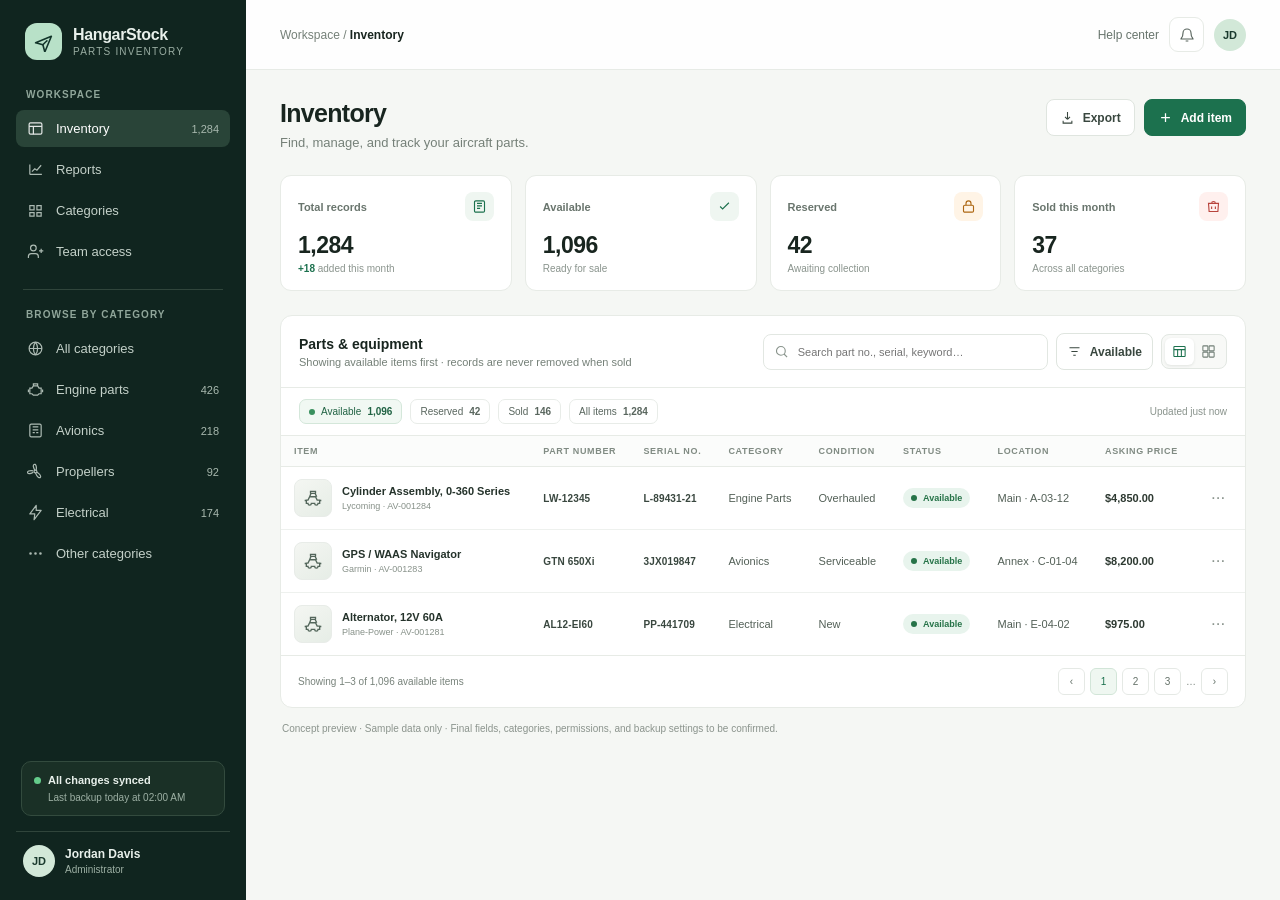
<file: aviation-inventory-mockup.html>
<!doctype html>
<html lang="en">
<head>
  <meta charset="utf-8">
  <meta name="viewport" content="width=device-width, initial-scale=1">
  <meta name="theme-color" content="#10251f">
  <title>HangarStock — Inventory concept</title>
  <style>
    :root {
      color-scheme: light;
      --ink: #18251f;
      --muted: #758078;
      --line: #e7ebe6;
      --canvas: #f5f7f4;
      --white: #fff;
      --green: #1c714e;
      --green-dark: #10251f;
      --green-soft: #e8f4ed;
      --orange: #ad6713;
      --orange-soft: #fff2df;
      --red: #b8443d;
      --red-soft: #fdecea;
      font-family: -apple-system, BlinkMacSystemFont, "Segoe UI", sans-serif;
    }
    * { box-sizing: border-box; }
    body { margin: 0; color: var(--ink); background: var(--canvas); }
    button, input, select, textarea { font: inherit; }
    button { cursor: pointer; }
    .app { min-height: 100vh; display: grid; grid-template-columns: 246px minmax(0, 1fr); }
    aside {
      position: sticky; top: 0; height: 100vh; padding: 23px 16px;
      display: flex; flex-direction: column; background: var(--green-dark); color: #e8f0eb;
    }
    .brand { display: flex; align-items: center; gap: 11px; padding: 0 9px 29px; }
    .brand-mark {
      width: 37px; height: 37px; display: grid; place-items: center; border-radius: 12px;
      color: #12352a; background: #b8e1c8;
    }
    .brand-name { font-size: 16px; font-weight: 750; letter-spacing: -.35px; }
    .brand-caption { margin-top: 2px; color: #9aaea3; font-size: 10px; letter-spacing: 1.2px; text-transform: uppercase; }
    .workspace-label { padding: 0 10px 10px; color: #90a69a; font-size: 10px; font-weight: 700; letter-spacing: 1.1px; text-transform: uppercase; }
    .nav { display: grid; gap: 4px; }
    .nav button {
      display: flex; align-items: center; gap: 12px; width: 100%; padding: 10px 11px;
      border: 0; border-radius: 8px; text-align: left; color: #c4d1c9; background: transparent; font-size: 13px;
    }
    .nav button:hover, .nav button.active { color: #fff; background: #294438; }
    .nav svg { width: 17px; height: 17px; opacity: .87; }
    .nav .count { margin-left: auto; color: #a9b9af; font-size: 11px; }
    .side-rule { height: 1px; margin: 19px 7px; background: #30453b; }
    .side-bottom { margin-top: auto; }
    .sync-card { margin: 0 5px 15px; padding: 12px; border: 1px solid #334b3e; border-radius: 10px; background: #1a3026; }
    .sync-title { display: flex; align-items: center; gap: 7px; font-size: 11px; font-weight: 650; }
    .sync-dot { width: 7px; height: 7px; border-radius: 50%; background: #64cc8b; }
    .sync-note { margin: 6px 0 0 14px; color: #9db0a4; font-size: 10px; }
    .profile { display: flex; align-items: center; gap: 10px; padding: 13px 7px 0; border-top: 1px solid #30453b; }
    .avatar { width: 32px; height: 32px; display: grid; place-items: center; border-radius: 50%; color: #19392d; background: #d2e8d8; font-size: 11px; font-weight: 750; }
    .profile-name { font-size: 12px; font-weight: 650; }
    .profile-role { margin-top: 3px; color: #9db0a4; font-size: 10px; }
    main { min-width: 0; }
    .topbar {
      height: 70px; display: flex; align-items: center; justify-content: space-between; gap: 18px;
      padding: 0 34px; border-bottom: 1px solid var(--line); background: rgba(255,255,255,.88);
    }
    .crumb { color: var(--muted); font-size: 12px; }
    .crumb strong { color: var(--ink); font-weight: 650; }
    .top-actions { display: flex; align-items: center; gap: 10px; }
    .icon-button { width: 35px; height: 35px; display: grid; place-items: center; border: 1px solid var(--line); border-radius: 9px; color: #58645d; background: white; }
    .icon-button svg { width: 16px; height: 16px; }
    .help-link { color: #68756d; text-decoration: none; font-size: 12px; }
    .content { max-width: 1440px; margin: 0 auto; padding: 29px 34px 45px; }
    .heading { display: flex; align-items: flex-start; justify-content: space-between; gap: 18px; }
    h1 { margin: 0; font-size: 25px; letter-spacing: -.7px; }
    .subtitle { margin: 7px 0 0; color: var(--muted); font-size: 13px; }
    .heading-actions { display: flex; gap: 9px; }
    .button {
      min-height: 37px; display: inline-flex; align-items: center; justify-content: center; gap: 8px;
      padding: 0 13px; border: 1px solid #dfe5df; border-radius: 8px; color: #39473f; background: white;
      font-size: 12px; font-weight: 650;
    }
    .button:hover { background: #f8faf8; }
    .button.primary { border-color: var(--green); color: white; background: var(--green); }
    .button.primary:hover { background: #175d40; }
    .button svg { width: 15px; height: 15px; }
    .metrics { display: grid; grid-template-columns: repeat(4, minmax(0, 1fr)); gap: 13px; margin: 25px 0 24px; }
    .metric { padding: 16px 17px; border: 1px solid var(--line); border-radius: 11px; background: white; }
    .metric-top { display: flex; align-items: center; justify-content: space-between; color: #69756d; font-size: 11px; font-weight: 600; }
    .metric-icon { width: 29px; height: 29px; display: grid; place-items: center; border-radius: 8px; color: var(--green); background: #eff6f1; }
    .metric-icon svg { width: 15px; height: 15px; }
    .metric-value { margin-top: 11px; font-size: 23px; font-weight: 730; letter-spacing: -.5px; }
    .metric-foot { margin-top: 4px; color: #8a948d; font-size: 10px; }
    .metric-foot em { color: var(--green); font-style: normal; font-weight: 650; }
    .inventory { overflow: hidden; border: 1px solid var(--line); border-radius: 12px; background: white; }
    .inventory-head { display: flex; align-items: center; justify-content: space-between; gap: 15px; padding: 17px 18px; border-bottom: 1px solid var(--line); }
    .inventory-title { font-size: 14px; font-weight: 700; }
    .inventory-subtitle { margin-top: 4px; color: var(--muted); font-size: 11px; }
    .inventory-tools { display: flex; align-items: center; gap: 8px; }
    .search { position: relative; width: min(285px, 30vw); }
    .search svg { position: absolute; top: 10px; left: 11px; width: 15px; height: 15px; color: #89948c; }
    .search input { width: 100%; height: 36px; padding: 0 11px 0 34px; border: 1px solid #e2e7e2; border-radius: 8px; outline: 0; color: var(--ink); font-size: 11px; }
    .search input:focus, .field input:focus, .field select:focus, .field textarea:focus { border-color: #8bb79b; box-shadow: 0 0 0 3px #e8f4ed; }
    .filter-button { height: 36px; padding: 0 10px; }
    .view-switch { display: flex; padding: 3px; border: 1px solid #e2e7e2; border-radius: 8px; background: #f8f9f7; }
    .view-switch button { width: 29px; height: 27px; display: grid; place-items: center; border: 0; border-radius: 6px; color: #738078; background: transparent; }
    .view-switch button.selected { color: var(--green); background: white; box-shadow: 0 1px 3px #14231c1a; }
    .view-switch svg { width: 15px; height: 15px; }
    .filters { display: flex; align-items: center; gap: 8px; padding: 11px 18px; border-bottom: 1px solid var(--line); }
    .filter-chip { display: inline-flex; align-items: center; gap: 6px; padding: 6px 9px; border: 1px solid #e8ece8; border-radius: 7px; color: #59665e; background: white; font-size: 10px; }
    .filter-chip.current { border-color: #d4e7da; color: #216344; background: #f1f8f3; }
    .filter-chip .tiny-dot { width: 6px; height: 6px; border-radius: 50%; background: #39905e; }
    .filter-caption { margin-left: auto; color: #89938c; font-size: 10px; }
    .table-wrap { overflow-x: auto; }
    table { width: 100%; border-collapse: collapse; text-align: left; white-space: nowrap; }
    thead { background: #fbfcfb; }
    th { padding: 10px 13px; border-bottom: 1px solid var(--line); color: #808b83; font-size: 9px; font-weight: 700; letter-spacing: .65px; text-transform: uppercase; }
    td { padding: 12px 13px; border-bottom: 1px solid #eef1ee; color: #536057; font-size: 11px; }
    tbody tr { transition: background .12s; cursor: pointer; }
    tbody tr:hover { background: #f9fbf9; }
    tbody tr:last-child td { border-bottom: 0; }
    .item-cell { display: flex; align-items: center; gap: 10px; min-width: 220px; }
    .item-thumb { width: 38px; height: 38px; flex: none; display: grid; place-items: center; border: 1px solid #e8ece8; border-radius: 8px; color: #53665b; background: linear-gradient(145deg,#f4f6f2,#e6ede6); }
    .item-thumb svg { width: 20px; height: 20px; }
    .item-name { color: #25332b; font-size: 11px; font-weight: 680; }
    .item-sub { margin-top: 4px; color: #879189; font-size: 9px; }
    .code { color: #39473f; font-size: 10px; font-weight: 650; letter-spacing: .15px; }
    .subcode { margin-top: 4px; color: #909992; font-size: 9px; }
    .status { display: inline-flex; align-items: center; gap: 6px; padding: 5px 8px; border-radius: 20px; font-size: 9px; font-weight: 700; }
    .status::before { width: 6px; height: 6px; border-radius: 50%; content: ""; background: currentColor; }
    .status.available { color: #267348; background: var(--green-soft); }
    .status.reserved { color: var(--orange); background: var(--orange-soft); }
    .status.sold { color: var(--red); background: var(--red-soft); }
    .price { color: #2d3931; font-weight: 650; }
    .row-menu { border: 0; color: #8b958e; background: transparent; font-size: 17px; }
    .table-footer { display: flex; align-items: center; justify-content: space-between; padding: 12px 17px; border-top: 1px solid var(--line); color: #78837b; font-size: 10px; }
    .pagination { display: flex; align-items: center; gap: 5px; }
    .page-btn { min-width: 27px; height: 27px; border: 1px solid #e5e9e5; border-radius: 6px; color: #647168; background: white; font-size: 10px; }
    .page-btn.current { border-color: #d2e5d8; color: var(--green); background: #eff7f1; }
    .gallery { display: none; grid-template-columns: repeat(3,minmax(0,1fr)); gap: 12px; padding: 16px; }
    .gallery-card { overflow: hidden; border: 1px solid var(--line); border-radius: 10px; cursor: pointer; }
    .gallery-art { height: 125px; display: grid; place-items: center; color: #75877a; background: linear-gradient(135deg,#eef2ec,#e1e9e1); }
    .gallery-art svg { width: 48px; height: 48px; }
    .gallery-info { padding: 11px; }
    .gallery-info .item-name { font-size: 12px; }
    .gallery-info .status { margin-top: 9px; }
    .empty { display: none; padding: 38px; color: #7c887f; text-align: center; font-size: 12px; }
    .footnote { margin: 15px 2px 0; color: #8b948d; font-size: 10px; }
    .modal-backdrop { position: fixed; inset: 0; z-index: 5; display: none; align-items: center; justify-content: center; padding: 18px; background: #10251f66; }
    .modal-backdrop.open { display: flex; }
    .modal { width: min(650px,100%); max-height: 92vh; overflow: auto; border-radius: 13px; background: white; box-shadow: 0 20px 60px #10251f30; }
    .modal-head { display: flex; justify-content: space-between; align-items: flex-start; padding: 20px 22px 16px; border-bottom: 1px solid var(--line); }
    .modal-head h2 { margin: 0; font-size: 17px; }
    .modal-head p { margin: 5px 0 0; color: var(--muted); font-size: 11px; }
    .close { width: 30px; height: 30px; border: 0; border-radius: 7px; color: #657168; background: #f3f5f3; font-size: 19px; line-height: 1; }
    .form-grid { display: grid; grid-template-columns: repeat(2,minmax(0,1fr)); gap: 14px; padding: 19px 22px; }
    .field { display: grid; gap: 6px; min-width: 0; }
    .field.full { grid-column: 1/-1; }
    .field label { color: #4b594f; font-size: 10px; font-weight: 650; }
    .field input, .field select, .field textarea { width: 100%; min-width: 0; height: 36px; padding: 0 10px; border: 1px solid #e1e7e1; border-radius: 7px; outline: 0; color: #344239; background: white; font-size: 11px; }
    .field textarea { height: 68px; padding-top: 9px; resize: vertical; }
    .upload { display: flex; align-items: center; justify-content: center; min-height: 65px; border: 1px dashed #cdd8cf; border-radius: 8px; color: #68766c; background: #fbfcfb; font-size: 10px; }
    .modal-foot { display: flex; justify-content: flex-end; gap: 8px; padding: 13px 22px; border-top: 1px solid var(--line); }
    .detail-content { padding: 20px 22px; }
    .detail-banner { display: flex; align-items: center; gap: 13px; padding-bottom: 18px; border-bottom: 1px solid var(--line); }
    .detail-banner .item-thumb { width: 58px; height: 58px; }
    .detail-grid { display: grid; grid-template-columns: repeat(2,minmax(0,1fr)); gap: 17px 22px; padding-top: 18px; }
    .detail-field span { display: block; margin-bottom: 5px; color: #879189; font-size: 9px; text-transform: uppercase; letter-spacing: .5px; }
    .detail-field strong { color: #334138; font-size: 11px; font-weight: 620; }
    .toast { position: fixed; right: 22px; bottom: 22px; z-index: 8; display: none; padding: 12px 16px; border-radius: 9px; color: white; background: #183a2c; box-shadow: 0 8px 25px #10251f2e; font-size: 12px; }
    .toast.show { display: block; animation: fade-in .2s ease-out; }
    @keyframes fade-in { from { opacity: 0; transform: translateY(5px); } to { opacity: 1; transform: none; } }
    @media (max-width: 1000px) {
      .app { grid-template-columns: 205px minmax(0,1fr); }
      .topbar { padding: 0 22px; }
      .content { padding: 24px 22px 35px; }
      .metrics { grid-template-columns: repeat(2,minmax(0,1fr)); }
      .gallery { grid-template-columns: repeat(2,minmax(0,1fr)); }
    }
    @media (max-width: 720px) {
      .app { display: block; }
      aside { position: static; width: 100%; height: auto; padding: 10px 13px; }
      .brand { padding: 0 3px; }
      .brand-mark { width: 32px; height: 32px; }
      .workspace-label, .side-rule, .side-bottom { display: none; }
      .nav { display: flex; overflow-x: auto; gap: 5px; padding-top: 10px; }
      .nav button { width: auto; flex: none; padding: 8px 10px; font-size: 11px; }
      .nav button:not(.active) { background: #1a3026; }
      .nav svg { width: 14px; height: 14px; }
      .nav .count { display: none; }
      .topbar { height: 50px; padding: 0 15px; }
      .content { padding: 22px 14px 30px; }
      .heading { align-items: flex-start; }
      h1 { font-size: 22px; }
      .heading-actions .button:not(.primary) { display: none; }
      .button { min-height: 35px; padding: 0 10px; }
      .metrics { gap: 8px; margin: 18px 0; }
      .metric { padding: 12px; }
      .metric-value { font-size: 20px; }
      .inventory-head { align-items: flex-start; flex-direction: column; padding: 14px; }
      .inventory-tools { width: 100%; }
      .search { width: auto; flex: 1; }
      .filter-button { padding: 0 8px; }
      .filters { overflow-x: auto; padding: 10px 14px; }
      .filter-caption { display: none; }
      .table-wrap { display: block; }
      table { min-width: 770px; }
      .table-footer { padding: 11px 12px; }
      .gallery { padding: 10px; gap: 8px; }
      .gallery-art { height: 95px; }
    }
    @media (max-width: 420px) {
      .help-link { display: none; }
      .metrics { grid-template-columns: repeat(2,minmax(0,1fr)); }
      .metric-top { font-size: 10px; }
      .metric-icon { width: 25px; height: 25px; }
      .gallery { grid-template-columns: 1fr 1fr; }
      .form-grid, .detail-grid { grid-template-columns: 1fr; }
      .field.full { grid-column: auto; }
    }
  </style>
</head>
<body>
  <div class="app">
    <aside>
      <div class="brand">
        <div class="brand-mark" aria-hidden="true">
          <svg viewBox="0 0 24 24" fill="none" stroke="currentColor" stroke-width="1.8" width="21" height="21"><path d="M3 13.5 21 6l-7.5 18-2.2-8.3L3 13.5Z" stroke-linejoin="round"/><path d="m11.3 15.7 4.6-4.6" stroke-linecap="round"/></svg>
        </div>
        <div><div class="brand-name">HangarStock</div><div class="brand-caption">Parts inventory</div></div>
      </div>
      <div class="workspace-label">Workspace</div>
      <nav class="nav" aria-label="Main navigation">
        <button class="active" type="button"><svg viewBox="0 0 24 24" fill="none" stroke="currentColor" stroke-width="1.7"><rect x="3" y="4" width="18" height="16" rx="2"/><path d="M3 9h18M9 9v11"/></svg>Inventory <span class="count">1,284</span></button>
        <button type="button" data-notice="Reports are part of the proposed system."><svg viewBox="0 0 24 24" fill="none" stroke="currentColor" stroke-width="1.7"><path d="M4 19V5m0 14h17"/><path d="m7 15 4-4 3 2 6-7"/></svg>Reports</button>
        <button type="button" data-notice="The category manager is an example of the planned admin tools."><svg viewBox="0 0 24 24" fill="none" stroke="currentColor" stroke-width="1.7"><path d="M4 5h6v6H4zM14 5h6v6h-6zM4 15h6v5H4zM14 15h6v5h-6z"/></svg>Categories</button>
        <button type="button" data-notice="Team access settings are represented in this concept."><svg viewBox="0 0 24 24" fill="none" stroke="currentColor" stroke-width="1.7"><path d="M16 21v-2a4 4 0 0 0-4-4H6a4 4 0 0 0-4 4v2M9 11a4 4 0 1 0 0-8 4 4 0 0 0 0 8ZM20 8v6m3-3h-6"/></svg>Team access</button>
      </nav>
      <div class="side-rule"></div>
      <div class="workspace-label">Browse by category</div>
      <nav class="nav" aria-label="Inventory categories">
        <button type="button" data-category="All"><svg viewBox="0 0 24 24" fill="none" stroke="currentColor" stroke-width="1.7"><circle cx="12" cy="12" r="9"/><path d="M3 12h18M12 3a15 15 0 0 1 0 18M12 3a15 15 0 0 0 0 18"/></svg>All categories</button>
        <button type="button" data-category="Engine Parts"><svg viewBox="0 0 24 24" fill="none" stroke="currentColor" stroke-width="1.7"><path d="M4 10h3l2-3h6l2 3h3v8h-3l-2 2H9l-2-2H4zM2 12v4m20-4v4M9 7V4h6v3"/></svg>Engine parts <span class="count">426</span></button>
        <button type="button" data-category="Avionics"><svg viewBox="0 0 24 24" fill="none" stroke="currentColor" stroke-width="1.7"><rect x="4" y="3" width="16" height="18" rx="2"/><path d="M8 7h8M8 11h8m-8 4h3m2 0h3"/></svg>Avionics <span class="count">218</span></button>
        <button type="button" data-category="Propellers"><svg viewBox="0 0 24 24" fill="none" stroke="currentColor" stroke-width="1.7"><circle cx="12" cy="12" r="2"/><path d="M11 10c-2-3-3-7-1-8 2-1 4 2 3 8m1 3c3 2 6 5 5 7-1 2-5 0-7-6m-3-1c-3 2-7 3-8 1-1-2 2-4 8-3"/></svg>Propellers <span class="count">92</span></button>
        <button type="button" data-category="Electrical"><svg viewBox="0 0 24 24" fill="none" stroke="currentColor" stroke-width="1.7"><path d="M13 2 4 14h7l-1 8 10-13h-7z" stroke-linejoin="round"/></svg>Electrical <span class="count">174</span></button>
        <button type="button" data-category="Other"><svg viewBox="0 0 24 24" fill="none" stroke="currentColor" stroke-width="1.7"><circle cx="5" cy="12" r="1"/><circle cx="12" cy="12" r="1"/><circle cx="19" cy="12" r="1"/></svg>Other categories</button>
      </nav>
      <div class="side-bottom">
        <div class="sync-card"><div class="sync-title"><span class="sync-dot"></span>All changes synced</div><div class="sync-note">Last backup today at 02:00 AM</div></div>
        <div class="profile"><div class="avatar">JD</div><div><div class="profile-name">Jordan Davis</div><div class="profile-role">Administrator</div></div></div>
      </div>
    </aside>

    <main>
      <header class="topbar">
        <div class="crumb">Workspace <span aria-hidden="true">/</span> <strong>Inventory</strong></div>
        <div class="top-actions">
          <a class="help-link" href="#" id="help-link">Help center</a>
          <button class="icon-button" type="button" aria-label="Notifications" id="notifications">
            <svg viewBox="0 0 24 24" fill="none" stroke="currentColor" stroke-width="1.7"><path d="M18 9a6 6 0 0 0-12 0c0 7-3 7-3 9h18c0-2-3-2-3-9m-8 12h4"/></svg>
          </button>
          <div class="avatar" title="Jordan Davis">JD</div>
        </div>
      </header>

      <section class="content">
        <div class="heading">
          <div><h1>Inventory</h1><p class="subtitle">Find, manage, and track your aircraft parts.</p></div>
          <div class="heading-actions">
            <button class="button" id="export-button" type="button"><svg viewBox="0 0 24 24" fill="none" stroke="currentColor" stroke-width="1.7"><path d="M12 3v12m0 0 4-4m-4 4-4-4M5 17v4h14v-4"/></svg>Export</button>
            <button class="button primary" id="add-button" type="button"><svg viewBox="0 0 24 24" fill="none" stroke="currentColor" stroke-width="2"><path d="M12 5v14M5 12h14"/></svg>Add item</button>
          </div>
        </div>

        <div class="metrics">
          <article class="metric"><div class="metric-top"><span>Total records</span><span class="metric-icon"><svg viewBox="0 0 24 24" fill="none" stroke="currentColor" stroke-width="1.8"><rect x="4" y="3" width="16" height="18" rx="2"/><path d="M8 7h8M8 11h8M8 15h5"/></svg></span></div><div class="metric-value" id="total-count">1,284</div><div class="metric-foot"><em>+18</em> added this month</div></article>
          <article class="metric"><div class="metric-top"><span>Available</span><span class="metric-icon"><svg viewBox="0 0 24 24" fill="none" stroke="currentColor" stroke-width="1.8"><path d="m5 12 4 4L19 6"/></svg></span></div><div class="metric-value">1,096</div><div class="metric-foot">Ready for sale</div></article>
          <article class="metric"><div class="metric-top"><span>Reserved</span><span class="metric-icon" style="color:#ad6713;background:#fff4e6"><svg viewBox="0 0 24 24" fill="none" stroke="currentColor" stroke-width="1.8"><rect x="4" y="10" width="16" height="11" rx="2"/><path d="M8 10V7a4 4 0 0 1 8 0v3"/></svg></span></div><div class="metric-value">42</div><div class="metric-foot">Awaiting collection</div></article>
          <article class="metric"><div class="metric-top"><span>Sold this month</span><span class="metric-icon" style="color:#b8443d;background:#fff0ee"><svg viewBox="0 0 24 24" fill="none" stroke="currentColor" stroke-width="1.8"><path d="M4 7h16l-1 13H5L4 7ZM9 7a3 3 0 0 1 6 0M9 12v4m6-4v4"/></svg></span></div><div class="metric-value">37</div><div class="metric-foot">Across all categories</div></article>
        </div>

        <section class="inventory" aria-label="Inventory records">
          <div class="inventory-head">
            <div><div class="inventory-title">Parts &amp; equipment</div><div class="inventory-subtitle">Showing available items first · records are never removed when sold</div></div>
            <div class="inventory-tools">
              <label class="search">
                <svg viewBox="0 0 24 24" fill="none" stroke="currentColor" stroke-width="1.8"><circle cx="11" cy="11" r="7"/><path d="m16 16 5 5"/></svg>
                <input id="search-input" type="search" placeholder="Search part no., serial, keyword…" aria-label="Search inventory">
              </label>
              <button class="button filter-button" id="status-filter" type="button"><svg viewBox="0 0 24 24" fill="none" stroke="currentColor" stroke-width="1.7"><path d="M4 6h16M7 12h10m-7 6h4"/></svg><span id="filter-label">Available</span></button>
              <div class="view-switch" aria-label="View style">
                <button class="selected" id="table-view" aria-label="Table view" type="button"><svg viewBox="0 0 24 24" fill="none" stroke="currentColor" stroke-width="1.7"><rect x="3" y="4" width="18" height="16" rx="1"/><path d="M3 9h18M9 9v11m6-11v11"/></svg></button>
                <button id="gallery-view" aria-label="Gallery view" type="button"><svg viewBox="0 0 24 24" fill="none" stroke="currentColor" stroke-width="1.7"><rect x="3" y="3" width="8" height="8" rx="1"/><rect x="13" y="3" width="8" height="8" rx="1"/><rect x="3" y="13" width="8" height="8" rx="1"/><rect x="13" y="13" width="8" height="8" rx="1"/></svg></button>
              </div>
            </div>
          </div>
          <div class="filters">
            <button class="filter-chip current" type="button" data-status="Available"><span class="tiny-dot"></span>Available <strong>1,096</strong></button>
            <button class="filter-chip" type="button" data-status="Reserved">Reserved <strong>42</strong></button>
            <button class="filter-chip" type="button" data-status="Sold">Sold <strong>146</strong></button>
            <button class="filter-chip" type="button" data-status="All">All items <strong>1,284</strong></button>
            <span class="filter-caption">Updated just now</span>
          </div>
          <div class="table-wrap" id="table-wrap">
            <table>
              <thead><tr><th>Item</th><th>Part number</th><th>Serial no.</th><th>Category</th><th>Condition</th><th>Status</th><th>Location</th><th>Asking price</th><th></th></tr></thead>
              <tbody id="inventory-rows"></tbody>
            </table>
          </div>
          <div class="gallery" id="gallery"></div>
          <div class="empty" id="empty-state">No items match your search. Try another part number or keyword.</div>
          <div class="table-footer"><span id="result-count">Showing 1–5 of 1,096 available items</span><div class="pagination"><button class="page-btn" type="button" aria-label="Previous page">‹</button><button class="page-btn current" type="button">1</button><button class="page-btn" type="button">2</button><button class="page-btn" type="button">3</button><span>…</span><button class="page-btn" type="button">›</button></div></div>
        </section>
        <p class="footnote">Concept preview · Sample data only · Final fields, categories, permissions, and backup settings to be confirmed.</p>
      </section>
    </main>
  </div>

  <div class="modal-backdrop" id="add-modal" role="dialog" aria-modal="true" aria-labelledby="add-title">
    <form class="modal" id="add-form">
      <div class="modal-head"><div><h2 id="add-title">Add inventory item</h2><p>Create a new part record. The inventory ID is generated automatically.</p></div><button class="close" type="button" data-close aria-label="Close">×</button></div>
      <div class="form-grid">
        <div class="field"><label for="category">Category</label><select id="category"><option>Engine Parts</option><option>Complete Engines</option><option>Engine Accessories</option><option>Propellers</option><option>Avionics</option><option>Electrical</option><option>Instruments</option><option>Airframe</option><option>Landing Gear</option><option>Cabin / Interior</option><option>Hardware</option><option>Tools / Equipment</option><option>Miscellaneous</option></select></div>
        <div class="field"><label for="manufacturer">Manufacturer</label><input id="manufacturer" placeholder="e.g. Lycoming"></div>
        <div class="field"><label for="description">Description</label><input id="description" placeholder="Part name or description" required></div>
        <div class="field"><label for="part-number">Part number</label><input id="part-number" placeholder="e.g. LW-12345"></div>
        <div class="field"><label for="serial-number">Serial number</label><input id="serial-number" placeholder="If applicable"></div>
        <div class="field"><label for="condition">Condition</label><select id="condition"><option>New</option><option>Overhauled</option><option>Serviceable</option><option>As removed</option><option>For parts</option></select></div>
        <div class="field"><label for="location">Location</label><input id="location" placeholder="Building / shelf / bin"></div>
        <div class="field"><label for="price">Asking price (USD)</label><input id="price" type="number" min="0" step="0.01" placeholder="0.00"></div>
        <div class="field full"><label>Photos and documents</label><div class="upload">Drop photos or PDFs here, or choose files</div></div>
        <div class="field full"><label for="notes">Notes</label><textarea id="notes" placeholder="Optional details, history, or notes"></textarea></div>
      </div>
      <div class="modal-foot"><button class="button" type="button" data-close>Cancel</button><button class="button primary" type="submit">Save item</button></div>
    </form>
  </div>

  <div class="modal-backdrop" id="detail-modal" role="dialog" aria-modal="true" aria-labelledby="detail-title">
    <div class="modal">
      <div class="modal-head"><div><h2 id="detail-title">Item details</h2><p>Review this inventory record.</p></div><button class="close" type="button" data-close aria-label="Close">×</button></div>
      <div class="detail-content" id="detail-content"></div>
      <div class="modal-foot"><button class="button" type="button" data-close>Close</button><button class="button primary" type="button" id="edit-button">Edit item</button></div>
    </div>
  </div>
  <div class="toast" id="toast" role="status"></div>

  <script>
    const icon = '<svg viewBox="0 0 24 24" fill="none" stroke="currentColor" stroke-width="1.6" aria-hidden="true"><path d="M4 14.5h2l2-4h7l2 4h3v4h-2a2 2 0 0 1-4 0h-4a2 2 0 0 1-4 0H4zM8 10.5l1.5-4h5l2 4M2 15h2m16 0h2M9 6.5V4h6v2.5"/></svg>';
    let items = [
      {id:"AV-001284",name:"Cylinder Assembly, 0-360 Series",manufacturer:"Lycoming",part:"LW-12345",serial:"L-89431-21",category:"Engine Parts",condition:"Overhauled",status:"Available",location:"Main · A-03-12",price:"$4,850.00",notes:"Overhauled in 2023. Logbook copy attached."},
      {id:"AV-001283",name:"GPS / WAAS Navigator",manufacturer:"Garmin",part:"GTN 650Xi",serial:"3JX019847",category:"Avionics",condition:"Serviceable",status:"Available",location:"Annex · C-01-04",price:"$8,200.00",notes:"Includes tray and connector. Bench tested."},
      {id:"AV-001282",name:"Propeller Blade, Hartzell",manufacturer:"Hartzell",part:"HC-C2YK-1BF",serial:"KX39218",category:"Propellers",condition:"Serviceable",status:"Reserved",location:"Main · P-02-08",price:"$1,950.00",notes:"Reserved pending collection."},
      {id:"AV-001281",name:"Alternator, 12V 60A",manufacturer:"Plane-Power",part:"AL12-EI60",serial:"PP-441709",category:"Electrical",condition:"New",status:"Available",location:"Main · E-04-02",price:"$975.00",notes:"New in box."},
      {id:"AV-001280",name:"Attitude Indicator",manufacturer:"BendixKing",part:"KI-256",serial:"A193862",category:"Instruments",condition:"As removed",status:"Sold",location:"Main · I-01-11",price:"$1,100.00",notes:"Sold October 18. Invoice INV-2026-104."}
    ];
    let selectedStatus = "Available";
    let selectedCategory = "All";
    let activeItem = null;
    const rows = document.getElementById("inventory-rows");
    const gallery = document.getElementById("gallery");
    const searchInput = document.getElementById("search-input");
    const statusClass = value => value.toLowerCase();
    const formatPrice = value => value || "—";

    function visibleItems() {
      const query = searchInput.value.trim().toLowerCase();
      return items.filter(item => {
        const matchesStatus = selectedStatus === "All" || item.status === selectedStatus;
        const matchesCategory = selectedCategory === "All" || item.category === selectedCategory;
        const matchesQuery = !query || Object.values(item).join(" ").toLowerCase().includes(query);
        return matchesStatus && matchesCategory && matchesQuery;
      });
    }
    function render() {
      const found = visibleItems();
      rows.innerHTML = "";
      gallery.innerHTML = "";
      found.forEach(item => {
        const tr = document.createElement("tr");
        tr.innerHTML = `<td><div class="item-cell"><div class="item-thumb">${icon}</div><div><div class="item-name">${escapeHtml(item.name)}</div><div class="item-sub">${escapeHtml(item.manufacturer)} · ${escapeHtml(item.id)}</div></div></div></td>
          <td><div class="code">${escapeHtml(item.part || "—")}</div></td><td><div class="code">${escapeHtml(item.serial || "—")}</div></td>
          <td>${escapeHtml(item.category)}</td><td>${escapeHtml(item.condition)}</td><td><span class="status ${statusClass(item.status)}">${escapeHtml(item.status)}</span></td>
          <td>${escapeHtml(item.location || "—")}</td><td class="price">${escapeHtml(formatPrice(item.price))}</td><td><button class="row-menu" aria-label="Open item details">···</button></td>`;
        tr.addEventListener("click", () => openDetails(item));
        rows.appendChild(tr);
        const card = document.createElement("article");
        card.className = "gallery-card";
        card.innerHTML = `<div class="gallery-art">${icon}</div><div class="gallery-info"><div class="item-name">${escapeHtml(item.name)}</div><div class="item-sub">${escapeHtml(item.part || item.id)} · ${escapeHtml(item.location || "No location")}</div><span class="status ${statusClass(item.status)}">${escapeHtml(item.status)}</span><span class="price" style="float:right">${escapeHtml(formatPrice(item.price))}</span></div>`;
        card.addEventListener("click", () => openDetails(item));
        gallery.appendChild(card);
      });
      document.getElementById("empty-state").style.display = found.length ? "none" : "block";
      document.getElementById("result-count").textContent = found.length
        ? `Showing 1–${found.length} of ${selectedStatus === "All" ? "1,284" : selectedStatus === "Available" ? "1,096" : selectedStatus === "Reserved" ? "42" : "146"} ${selectedStatus.toLowerCase()} items`
        : "No matching items";
    }
    function escapeHtml(value) {
      return String(value).replace(/[&<>"']/g, char => ({"&":"&amp;","<":"&lt;",">":"&gt;",'"':"&quot;","'":"&#39;"}[char]));
    }
    function toast(message) {
      const element = document.getElementById("toast");
      element.textContent = message;
      element.classList.add("show");
      window.setTimeout(() => element.classList.remove("show"), 2600);
    }
    function showModal(id) { document.getElementById(id).classList.add("open"); }
    function closeModals() { document.querySelectorAll(".modal-backdrop").forEach(el => el.classList.remove("open")); }
    function openDetails(item) {
      activeItem = item;
      document.getElementById("detail-title").textContent = item.name;
      document.getElementById("detail-content").innerHTML = `<div class="detail-banner"><div class="item-thumb">${icon}</div><div><div class="item-name">${escapeHtml(item.name)}</div><div class="item-sub">${escapeHtml(item.manufacturer)} · ${escapeHtml(item.id)}</div><span class="status ${statusClass(item.status)}" style="margin-top:8px">${escapeHtml(item.status)}</span></div></div>
        <div class="detail-grid"><div class="detail-field"><span>Part number</span><strong>${escapeHtml(item.part || "—")}</strong></div><div class="detail-field"><span>Serial number</span><strong>${escapeHtml(item.serial || "—")}</strong></div><div class="detail-field"><span>Category</span><strong>${escapeHtml(item.category)}</strong></div><div class="detail-field"><span>Condition</span><strong>${escapeHtml(item.condition)}</strong></div><div class="detail-field"><span>Location</span><strong>${escapeHtml(item.location || "—")}</strong></div><div class="detail-field"><span>Asking price</span><strong>${escapeHtml(formatPrice(item.price))}</strong></div><div class="detail-field"><span>Notes</span><strong>${escapeHtml(item.notes || "—")}</strong></div><div class="detail-field"><span>Attachments</span><strong>Photos and PDFs appear here</strong></div></div>`;
      showModal("detail-modal");
    }
    document.getElementById("add-button").addEventListener("click", () => showModal("add-modal"));
    document.querySelectorAll("[data-close]").forEach(button => button.addEventListener("click", closeModals));
    document.querySelectorAll(".modal-backdrop").forEach(backdrop => backdrop.addEventListener("click", event => { if (event.target === backdrop) closeModals(); }));
    document.addEventListener("keydown", event => { if (event.key === "Escape") closeModals(); });
    searchInput.addEventListener("input", render);
    document.querySelectorAll("[data-status]").forEach(button => button.addEventListener("click", () => {
      selectedStatus = button.dataset.status;
      document.querySelectorAll("[data-status]").forEach(chip => chip.classList.toggle("current", chip === button));
      document.getElementById("filter-label").textContent = selectedStatus;
      render();
    }));
    document.getElementById("status-filter").addEventListener("click", () => {
      const options = ["Available", "Reserved", "Sold", "All"];
      selectedStatus = options[(options.indexOf(selectedStatus) + 1) % options.length];
      document.querySelectorAll("[data-status]").forEach(chip => chip.classList.toggle("current", chip.dataset.status === selectedStatus));
      document.getElementById("filter-label").textContent = selectedStatus;
      render();
    });
    document.querySelectorAll("[data-category]").forEach(button => button.addEventListener("click", () => {
      selectedCategory = button.dataset.category;
      document.querySelectorAll("[data-category]").forEach(nav => nav.classList.toggle("active", nav === button));
      document.querySelector(".inventory-title").textContent = selectedCategory === "All" ? "Parts & equipment" : selectedCategory;
      render();
    }));
    document.getElementById("table-view").addEventListener("click", () => {
      document.getElementById("table-wrap").style.display = "block";
      gallery.style.display = "none";
      document.getElementById("table-view").classList.add("selected");
      document.getElementById("gallery-view").classList.remove("selected");
    });
    document.getElementById("gallery-view").addEventListener("click", () => {
      document.getElementById("table-wrap").style.display = "none";
      gallery.style.display = "grid";
      document.getElementById("gallery-view").classList.add("selected");
      document.getElementById("table-view").classList.remove("selected");
    });
    document.getElementById("add-form").addEventListener("submit", event => {
      event.preventDefault();
      const get = id => document.getElementById(id).value.trim();
      const id = `AV-${String(1285 + items.length - 5).padStart(6, "0")}`;
      const item = {
        id, name: get("description"), manufacturer: get("manufacturer"), part: get("part-number"),
        serial: get("serial-number"), category: get("category"), condition: get("condition"),
        status: "Available", location: get("location"), price: get("price") ? `$${Number(get("price")).toLocaleString("en-US",{minimumFractionDigits:2})}` : "",
        notes: get("notes")
      };
      items.unshift(item);
      event.target.reset();
      selectedStatus = "All";
      document.querySelectorAll("[data-status]").forEach(chip => chip.classList.toggle("current", chip.dataset.status === "All"));
      document.getElementById("filter-label").textContent = "All";
      searchInput.value = "";
      closeModals();
      render();
      toast(`Sample item ${id} added to this preview.`);
    });
    document.getElementById("edit-button").addEventListener("click", () => { closeModals(); toast("Editing will be available in the delivered system."); });
    document.getElementById("export-button").addEventListener("click", () => toast("CSV / Excel export is shown in the proposed scope."));
    document.getElementById("notifications").addEventListener("click", () => toast("You're all caught up."));
    document.getElementById("help-link").addEventListener("click", event => { event.preventDefault(); toast("A short user guide is included in the proposed delivery."); });
    document.querySelectorAll(".nav button[data-notice]").forEach(button => button.addEventListener("click", () => toast(button.dataset.notice)));
    render();
  </script>
</body>
</html>
</file>
